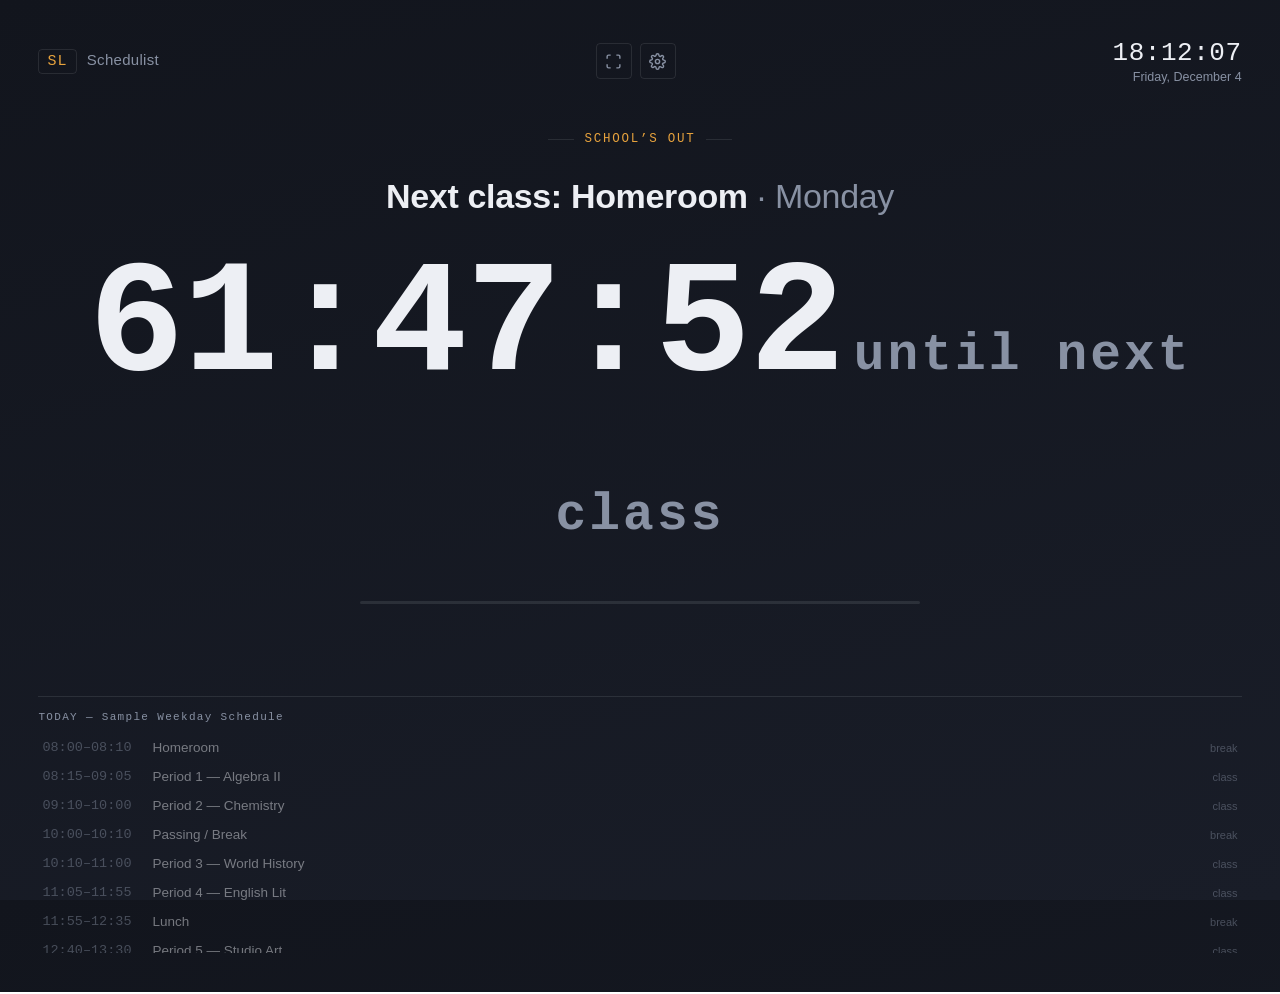
<file: index.html>
<!doctype html>
<html lang="en">
<head>
<meta charset="utf-8">
<meta name="viewport" content="width=device-width, initial-scale=1">
<title>Schedulist</title>
<link rel="stylesheet" href="css/style.css">
</head>
<body class="bg-gradient">
  <div id="bgImageLayer" aria-hidden="true"></div>
  <div id="bgDimLayer" aria-hidden="true"></div>
  <div id="particleCanvasWrap" aria-hidden="true"><canvas id="particleCanvas"></canvas></div>

  <div class="app" id="appRoot">
    <div class="topbar">
      <div class="brand">
        <span class="brand-mark">SL</span>
        <span class="brand-name">Schedulist</span>
      </div>
      <div class="topbar-actions">
        <button class="icon-btn" id="fullscreenBtn" title="Fullscreen / kiosk (f)" aria-label="Toggle fullscreen">
          <svg viewBox="0 0 24 24" fill="none" stroke="currentColor" stroke-width="2"><path d="M8 3H5a2 2 0 0 0-2 2v3M16 3h3a2 2 0 0 1 2 2v3M8 21H5a2 2 0 0 1-2-2v-3M16 21h3a2 2 0 0 0 2-2v-3"/></svg>
        </button>
        <button class="icon-btn" id="settingsBtn" title="Settings (s)" aria-label="Open settings">
          <svg viewBox="0 0 24 24" fill="none" stroke="currentColor" stroke-width="2"><circle cx="12" cy="12" r="3"/><path d="M19.4 15a1.7 1.7 0 0 0 .3 1.9l.1.1a2 2 0 1 1-2.8 2.8l-.1-.1a1.7 1.7 0 0 0-1.9-.3 1.7 1.7 0 0 0-1 1.6V21a2 2 0 1 1-4 0v-.2a1.7 1.7 0 0 0-1-1.5 1.7 1.7 0 0 0-1.9.3l-.1.1a2 2 0 1 1-2.8-2.8l.1-.1a1.7 1.7 0 0 0 .3-1.9 1.7 1.7 0 0 0-1.6-1H3a2 2 0 1 1 0-4h.2a1.7 1.7 0 0 0 1.5-1 1.7 1.7 0 0 0-.3-1.9l-.1-.1a2 2 0 1 1 2.8-2.8l.1.1a1.7 1.7 0 0 0 1.9.3H9a1.7 1.7 0 0 0 1-1.6V3a2 2 0 1 1 4 0v.2a1.7 1.7 0 0 0 1 1.5 1.7 1.7 0 0 0 1.9-.3l.1-.1a2 2 0 1 1 2.8 2.8l-.1.1a1.7 1.7 0 0 0-.3 1.9V9a1.7 1.7 0 0 0 1.6 1H21a2 2 0 1 1 0 4h-.2a1.7 1.7 0 0 0-1.5 1z"/></svg>
        </button>
      </div>
      <div class="clock-block">
        <div class="clock-time" id="clockTime">--:--:--</div>
        <div class="clock-date" id="clockDate">—</div>
      </div>
    </div>

    <div class="board">
      <div class="state-strip" id="stateStrip">LOADING</div>
      <div class="period-name" id="periodName">—</div>
      <div class="countdown-wrap">
        <div class="countdown" id="countdown">--:--</div>
      </div>
      <div class="progress-track"><div class="progress-fill" id="progressFill"></div></div>
      <div class="up-next" id="upNext" style="visibility:hidden;">
        <span class="label">NEXT</span> <span class="name">—</span>
      </div>
    </div>

    <div class="today-strip">
      <div class="today-strip-label">TODAY — <span id="scheduleName">no schedule loaded</span></div>
      <div class="today-rows" id="todayRows"></div>
    </div>
  </div>

  <!-- Settings modal -->
  <div class="modal-backdrop" id="modalBackdrop">
    <div class="modal" role="dialog" aria-modal="true" aria-labelledby="modalTitle">
      <button class="icon-btn modal-close" id="closeModalBtn" aria-label="Close settings">
        <svg viewBox="0 0 24 24" fill="none" stroke="currentColor" stroke-width="2"><path d="M18 6 6 18M6 6l12 12"/></svg>
      </button>
      <h2 id="modalTitle">Settings</h2>
      <p class="sub">Your schedule and theme stay in this browser only.</p>

      <div class="section">
        <h3>SCHEDULE</h3>
        <div class="row"><span class="label">Current</span><span class="hint" id="scheduleStatus">none</span></div>
        <div class="btn-row">
          <button class="btn file-btn small">Upload schedule.json<input type="file" id="scheduleFile" accept=".json,application/json"></button>
          <button class="btn small" id="loadSampleScheduleBtn">Load sample</button>
          <button class="btn small" id="downloadScheduleBtn">Download current</button>
        </div>
        <div class="status-msg" id="scheduleMsg"></div>
      </div>

      <div class="section">
        <h3>THEME</h3>
        <div class="preset-grid" id="presetGrid"></div>
        <div class="btn-row" style="margin-top:10px;">
          <button class="btn file-btn small">Upload theme.json<input type="file" id="themeFile" accept=".json,application/json"></button>
          <button class="btn small" id="openBuilderBtn" type="button">Open Theme Builder ↗</button>
        </div>
        <div class="status-msg" id="themeMsg"></div>
      </div>

      <div class="section">
        <h3>DISPLAY</h3>
        <div class="row"><span class="label">Particles</span>
          <label class="switch"><input type="checkbox" id="toggleParticles"><span class="slider"></span></label>
        </div>
        <div class="row"><span class="label">Tick sound (each second)</span>
          <label class="switch"><input type="checkbox" id="toggleTick"><span class="slider"></span></label>
        </div>
        <div class="row"><span class="label">Class-change sound</span>
          <label class="switch"><input type="checkbox" id="toggleChime"><span class="slider"></span></label>
        </div>
        <div class="row"><span class="label">Desktop notifications</span>
          <button class="btn small" id="notifBtn">Enable</button>
        </div>
        <div class="row"><span class="label">12-hour clock</span>
          <label class="switch"><input type="checkbox" id="toggle12h"><span class="slider"></span></label>
        </div>
        <div class="row"><span class="label">Background music</span>
          <button class="btn small" id="musicBtn" disabled>No music in theme</button>
        </div>
      </div>

      <div class="section">
        <h3>THIS DEVICE</h3>
        <div class="row"><span class="label">Remember schedule &amp; theme here</span>
          <label class="switch"><input type="checkbox" id="togglePersist" checked><span class="slider"></span></label>
        </div>
      </div>
    </div>
  </div>

  <audio id="musicAudio" loop></audio>

  <script src="js/theme.js"></script>
  <script src="js/schedule.js"></script>
  <script src="js/particles.js"></script>
  <script src="js/app.js"></script>
</body>
</html>
</file>
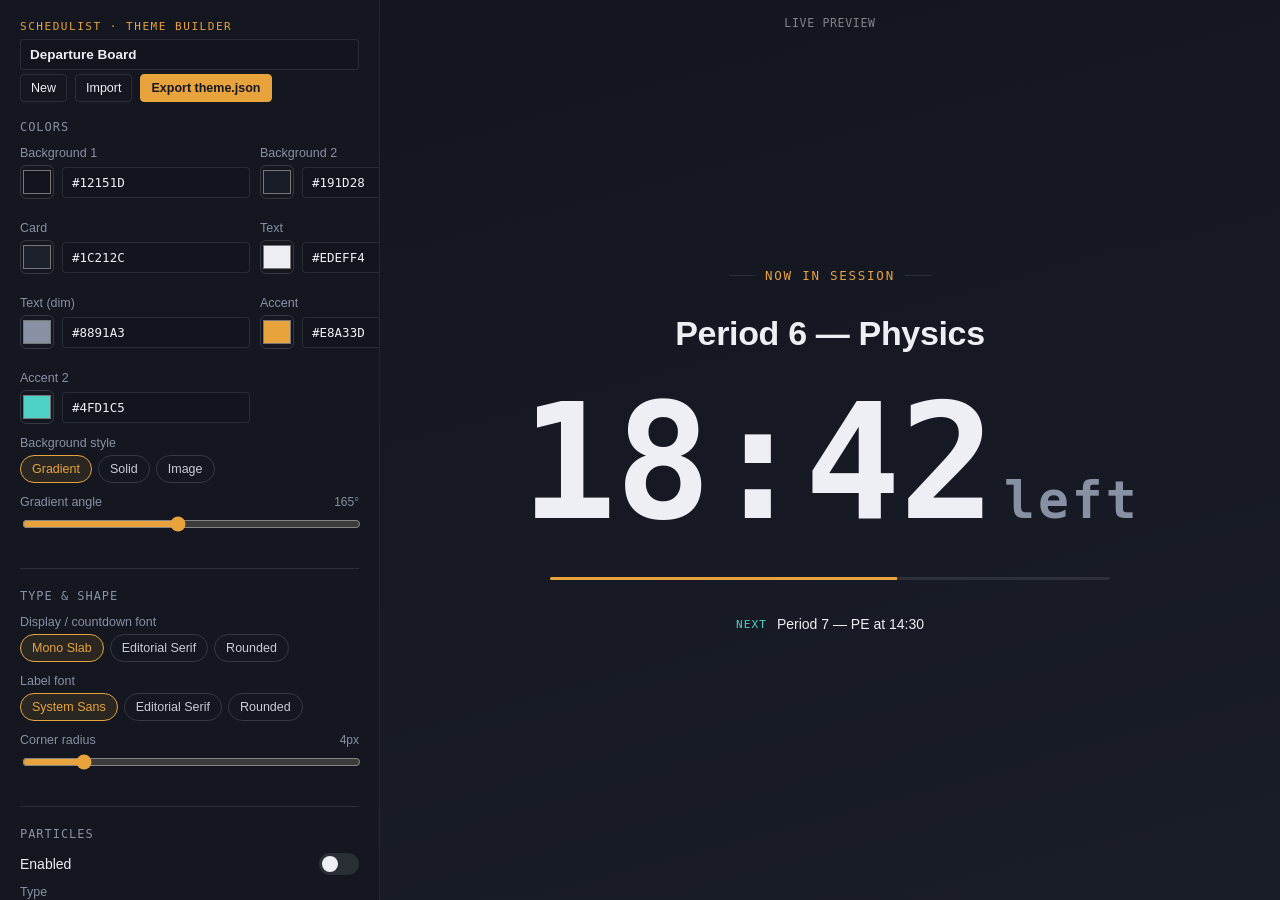
<file: theme-builder.html>
<!doctype html>
<html lang="en">
<head>
<meta charset="utf-8">
<meta name="viewport" content="width=device-width, initial-scale=1">
<title>Schedulist — Theme Builder</title>
<link rel="stylesheet" href="css/style.css">
<link rel="stylesheet" href="css/theme-builder.css">
</head>
<body class="bg-gradient">
<div class="builder">

  <!-- ===== CONTROLS ===== -->
  <div class="controls">
    <div class="controls-header">
      <div class="kicker">SCHEDULIST · THEME BUILDER</div>
      <input type="text" id="themeName" class="theme-name-input" value="Untitled Theme">
      <div class="btn-row">
        <button class="btn small" id="newThemeBtn">New</button>
        <button class="btn file-btn small">Import<input type="file" id="importFile" accept=".json"></button>
        <button class="btn primary small" id="exportBtn">Export theme.json</button>
      </div>
    </div>

    <div class="section">
      <h3>COLORS</h3>
      <div class="two-col">
        <div class="field"><label>Background 1</label><div class="color-field"><input type="color" id="c_bg1"><input type="text" id="c_bg1_hex"></div></div>
        <div class="field"><label>Background 2</label><div class="color-field"><input type="color" id="c_bg2"><input type="text" id="c_bg2_hex"></div></div>
        <div class="field"><label>Card</label><div class="color-field"><input type="color" id="c_card"><input type="text" id="c_card_hex"></div></div>
        <div class="field"><label>Text</label><div class="color-field"><input type="color" id="c_text"><input type="text" id="c_text_hex"></div></div>
        <div class="field"><label>Text (dim)</label><div class="color-field"><input type="color" id="c_textDim"><input type="text" id="c_textDim_hex"></div></div>
        <div class="field"><label>Accent</label><div class="color-field"><input type="color" id="c_accent"><input type="text" id="c_accent_hex"></div></div>
        <div class="field"><label>Accent 2</label><div class="color-field"><input type="color" id="c_accent2"><input type="text" id="c_accent2_hex"></div></div>
      </div>
      <div class="field">
        <label>Background style</label>
        <div class="chip-row" id="bgTypeChips">
          <button class="chip" data-v="gradient">Gradient</button>
          <button class="chip" data-v="solid">Solid</button>
          <button class="chip" data-v="image">Image</button>
        </div>
      </div>
      <div class="field" id="gradAngleField">
        <label>Gradient angle <span class="range-value" id="angleVal">165°</span></label>
        <input type="range" id="bgAngle" min="0" max="360" value="165">
      </div>
      <div class="field" id="bgImageField" style="display:none;">
        <div class="upload-drop" id="bgImageDrop">
          Click or drop a background image
          <input type="file" id="bgImageFile" accept="image/*">
          <img id="bgImageThumb" class="thumb-preview" style="display:none;">
        </div>
        <div class="field" style="margin-top:8px;">
          <label>Dim overlay <span class="range-value" id="dimVal">0%</span></label>
          <input type="range" id="bgDim" min="0" max="80" value="0">
        </div>
      </div>
    </div>

    <div class="section">
      <h3>TYPE &amp; SHAPE</h3>
      <div class="field">
        <label>Display / countdown font</label>
        <div class="chip-row" id="fontDisplayChips">
          <button class="chip" data-v="mono-slab">Mono Slab</button>
          <button class="chip" data-v="serif-editorial">Editorial Serif</button>
          <button class="chip" data-v="rounded-friendly">Rounded</button>
        </div>
      </div>
      <div class="field">
        <label>Label font</label>
        <div class="chip-row" id="fontLabelChips">
          <button class="chip" data-v="system-sans">System Sans</button>
          <button class="chip" data-v="serif-editorial">Editorial Serif</button>
          <button class="chip" data-v="rounded-friendly">Rounded</button>
        </div>
      </div>
      <div class="field">
        <label>Corner radius <span class="range-value" id="radiusVal">4px</span></label>
        <input type="range" id="radius" min="0" max="24" value="4">
      </div>
    </div>

    <div class="section">
      <h3>PARTICLES</h3>
      <div class="row"><span class="label">Enabled</span>
        <label class="switch"><input type="checkbox" id="particlesEnabled"><span class="slider"></span></label>
      </div>
      <div class="field">
        <label>Type</label>
        <div class="chip-row" id="particleTypeChips">
          <button class="chip" data-v="none">None</button>
          <button class="chip" data-v="snow">Snow</button>
          <button class="chip" data-v="stars">Stars</button>
          <button class="chip" data-v="bubbles">Bubbles</button>
          <button class="chip" data-v="embers">Embers</button>
          <button class="chip" data-v="confetti">Confetti</button>
          <button class="chip" data-v="fireflies">Fireflies</button>
        </div>
      </div>
      <div class="two-col">
        <div class="field"><label>Density <span class="range-value" id="densityVal">40</span></label><input type="range" id="particleDensity" min="4" max="150" value="40"></div>
        <div class="field"><label>Speed <span class="range-value" id="speedVal">1.0</span></label><input type="range" id="particleSpeed" min="1" max="30" value="10"></div>
      </div>
    </div>

    <div class="section">
      <h3>TICK ANIMATION</h3>
      <div class="field">
        <label>How the countdown updates each second</label>
        <div class="chip-row" id="tickStyleChips">
          <button class="chip" data-v="none">None</button>
          <button class="chip" data-v="squash">Squash</button>
          <button class="chip" data-v="rotational">Rotational</button>
        </div>
      </div>
      <button class="mini-btn" id="previewTickBtn" type="button">▶ Preview tick</button>
    </div>

    <div class="section">
      <h3>SOUNDS</h3>
      <div class="field">
        <div class="sound-row">
          <span class="name">Tick (per second)</span>
          <label class="switch"><input type="checkbox" id="tickEnabled"><span class="slider"></span></label>
        </div>
        <div class="upload-drop" id="tickDrop">Upload custom tick sound (optional — else synth click)
          <input type="file" id="tickFile" accept="audio/*">
        </div>
        <audio class="mini" id="tickPreview" controls style="display:none;margin-top:6px;"></audio>
      </div>
      <div class="field">
        <div class="sound-row">
          <span class="name">Class-change chime</span>
          <label class="switch"><input type="checkbox" id="chimeEnabled" checked><span class="slider"></span></label>
        </div>
        <div class="upload-drop" id="chimeDrop">Upload custom chime (optional — else synth chime)
          <input type="file" id="chimeFile" accept="audio/*">
        </div>
        <audio class="mini" id="chimePreview" controls style="display:none;margin-top:6px;"></audio>
        <button class="mini-btn" id="previewChimeBtn" style="margin-top:6px;">▶ Preview chime</button>
      </div>
      <div class="field">
        <div class="sound-row">
          <span class="name">Background music</span>
        </div>
        <div class="upload-drop" id="musicDrop">Upload background music loop (optional)
          <input type="file" id="musicFile" accept="audio/*">
        </div>
        <audio class="mini" id="musicPreview" controls style="display:none;margin-top:6px;"></audio>
        <div class="field" style="margin-top:8px;">
          <label>Music volume <span class="range-value" id="volVal">40%</span></label>
          <input type="range" id="musicVolume" min="0" max="100" value="40">
        </div>
      </div>
    </div>

    <div class="section">
      <h3>SAVED IN THIS BROWSER</h3>
      <div class="gallery-list" id="galleryList"></div>
      <div class="btn-row" style="margin-top:10px;">
        <button class="btn small" id="saveGalleryBtn">Save to gallery</button>
      </div>
    </div>

    <div class="section">
      <h3>USE IT</h3>
      <p class="hint" style="line-height:1.5;">Export this theme, then in Schedulist open <strong>Settings → Theme → Upload theme.json</strong> to apply it.</p>
      <a class="btn small" href="index.html" target="_blank">Open Schedulist ↗</a>
    </div>
  </div>

  <!-- ===== PREVIEW ===== -->
  <div class="preview-pane" id="previewPane">
    <div id="bgImageLayer" aria-hidden="true"></div>
    <div id="bgDimLayer" aria-hidden="true"></div>
    <div id="particleCanvasWrap" aria-hidden="true"><canvas id="particleCanvas"></canvas></div>
    <div class="preview-inner">
      <div class="preview-note">LIVE PREVIEW</div>
      <div class="app" style="justify-content:center;">
        <div class="board">
          <div class="state-strip">NOW IN SESSION</div>
          <div class="period-name">Period 6 — Physics</div>
          <div class="countdown-wrap"><div class="countdown" id="previewCountdown">18:42<span class="unit">left</span></div></div>
          <div class="progress-track"><div class="progress-fill" style="width:62%;"></div></div>
          <div class="up-next"><span class="label">NEXT</span> <span class="name">Period 7 — PE at 14:30</span></div>
        </div>
      </div>
    </div>
  </div>
</div>

<script src="js/theme.js"></script>
<script src="js/particles.js"></script>
<script src="js/theme-builder.js"></script>
</body>
</html>
</file>
<file: css/style.css>
:root {
  --c-bg1: #12151D;
  --c-bg2: #191D28;
  --c-card: #1C212C;
  --c-border: rgba(237,239,244,0.10);
  --c-text: #EDEFF4;
  --c-text-dim: #8891A3;
  --c-accent: #E8A33D;
  --c-accent2: #4FD1C5;
  --c-progress-track: rgba(237,239,244,0.10);
  --radius: 4px;
  --font-display: 'JetBrains Mono','Space Mono','SF Mono','Cascadia Code','Roboto Mono',ui-monospace,monospace;
  --font-label: -apple-system,BlinkMacSystemFont,'Segoe UI',Roboto,'Helvetica Neue',Arial,sans-serif;
  --bg-angle: 165deg;
}

* { box-sizing: border-box; }
html, body { height: 100%; }
body {
  margin: 0;
  min-height: 100vh;
  font-family: var(--font-label);
  color: var(--c-text);
  background: var(--c-bg1);
  overflow-x: hidden;
  -webkit-font-smoothing: antialiased;
}
body.bg-gradient { background: linear-gradient(var(--bg-angle), var(--c-bg1), var(--c-bg2)); }
body.bg-solid { background: var(--c-bg1); }

#bgImageLayer {
  position: fixed; inset: 0; z-index: 0;
  background-position: center; background-repeat: no-repeat;
  opacity: 0; transition: opacity .6s ease;
  pointer-events: none;
}
#bgDimLayer {
  position: fixed; inset: 0; z-index: 1;
  background: #000; opacity: 0; pointer-events: none;
  transition: opacity .4s ease;
}
#particleCanvasWrap {
  position: fixed; inset: 0; z-index: 2; pointer-events: none;
}
#particleCanvas { display: block; width: 100%; height: 100%; }

a { color: inherit; }

.app {
  position: relative; z-index: 3;
  min-height: 100vh;
  display: flex; flex-direction: column;
  padding: clamp(16px, 3vw, 40px);
}

/* ---------- Top bar ---------- */
.topbar {
  display: flex; align-items: center; justify-content: space-between;
  gap: 16px; margin-bottom: clamp(24px, 4vw, 48px);
}
.brand { display: flex; align-items: baseline; gap: 10px; }
.brand-mark {
  font-family: var(--font-display);
  font-size: 15px; letter-spacing: 0.08em;
  color: var(--c-accent); border: 1px solid var(--c-border);
  border-radius: var(--radius); padding: 3px 8px;
}
.brand-name { font-size: 15px; color: var(--c-text-dim); letter-spacing: 0.02em; }
.clock-block { text-align: right; }
.clock-time {
  font-family: var(--font-display); font-size: clamp(18px, 2.4vw, 26px);
  letter-spacing: 0.02em; font-variant-numeric: tabular-nums;
}
.clock-date { font-size: 12.5px; color: var(--c-text-dim); margin-top: 2px; }

.topbar-actions { display: flex; gap: 8px; align-items: center; }
.icon-btn {
  background: transparent; border: 1px solid var(--c-border); color: var(--c-text-dim);
  width: 36px; height: 36px; border-radius: var(--radius);
  display: flex; align-items: center; justify-content: center;
  cursor: pointer; transition: border-color .15s ease, color .15s ease;
}
.icon-btn:hover { color: var(--c-text); border-color: var(--c-accent); }
.icon-btn svg { width: 17px; height: 17px; }

/* ---------- Main status board ---------- */
.board {
  flex: 1; display: flex; flex-direction: column; align-items: center;
  justify-content: center; gap: clamp(18px, 3vw, 30px);
  text-align: center;
}
.state-strip {
  display: flex; align-items: center; gap: 10px;
  font-family: var(--font-display); font-size: 12.5px; letter-spacing: 0.14em;
  color: var(--c-accent);
}
.state-strip::before, .state-strip::after {
  content: ''; width: 26px; height: 1px; background: var(--c-border);
}
.period-name {
  font-size: clamp(20px, 3.4vw, 34px); font-weight: 600; letter-spacing: -0.01em;
  max-width: 900px; line-height: 1.2;
}
.period-name .dim { color: var(--c-text-dim); font-weight: 400; }

.countdown-wrap { position: relative; display: inline-block; }
.countdown {
  font-family: var(--font-display); font-variant-numeric: tabular-nums;
  font-size: clamp(64px, 14vw, 160px); font-weight: 700; letter-spacing: -0.01em;
  line-height: 1; color: var(--c-text);
}
.countdown .unit { font-size: 0.32em; color: var(--c-text-dim); margin-left: 10px; letter-spacing: 0.06em; }
.countdown.flip { animation: flip 0.28s ease; }
@keyframes flip {
  0% { transform: scaleY(1); }
  45% { transform: scaleY(0.28); opacity: .55; }
  100% { transform: scaleY(1); opacity: 1; }
}
@media (prefers-reduced-motion: reduce) { .countdown.flip { animation: none; } }

.progress-track {
  width: min(560px, 80vw); height: 3px; background: var(--c-progress-track);
  border-radius: 2px; overflow: hidden; margin-top: 4px;
}
.progress-fill { height: 100%; background: var(--c-accent); width: 0%; transition: width 1s linear; }

.up-next {
  display: flex; align-items: center; gap: 10px; color: var(--c-text-dim);
  font-size: 14px; margin-top: 6px;
}
.up-next .label { font-family: var(--font-display); font-size: 11px; letter-spacing: 0.1em; color: var(--c-accent2); }
.up-next .name { color: var(--c-text); }

/* ---------- Today strip (bottom timetable) ---------- */
.today-strip {
  margin-top: clamp(24px, 4vw, 40px);
  border-top: 1px solid var(--c-border);
  padding-top: 14px;
}
.today-strip-label {
  font-family: var(--font-display); font-size: 11px; letter-spacing: 0.12em;
  color: var(--c-text-dim); margin-bottom: 10px;
}
.today-rows { display: flex; flex-direction: column; gap: 0; max-height: 220px; overflow-y: auto; }
.today-row {
  display: grid; grid-template-columns: 96px 1fr auto; gap: 14px;
  align-items: center; padding: 7px 4px; border-radius: var(--radius);
  font-size: 13.5px; color: var(--c-text-dim);
}
.today-row .t { font-family: var(--font-display); font-variant-numeric: tabular-nums; }
.today-row .n { color: var(--c-text); text-align: left; }
.today-row .k { font-size: 11px; text-transform: lowercase; color: var(--c-text-dim); }
.today-row.current { background: rgba(232,163,61,0.08); color: var(--c-text); }
.today-row.current .t { color: var(--c-accent); }
.today-row.done { opacity: 0.45; }

.today-strip::-webkit-scrollbar { width: 6px; }
.today-strip *::-webkit-scrollbar { width: 6px; }
.today-rows::-webkit-scrollbar-thumb { background: var(--c-border); border-radius: 3px; }

/* ---------- Modal (settings) ---------- */
.modal-backdrop {
  position: fixed; inset: 0; background: rgba(6,7,10,0.6); backdrop-filter: blur(3px);
  z-index: 10; display: flex; align-items: center; justify-content: center;
  padding: 20px; opacity: 0; pointer-events: none; transition: opacity .18s ease;
}
.modal-backdrop.open { opacity: 1; pointer-events: auto; }
.modal {
  background: var(--c-card); border: 1px solid var(--c-border); border-radius: calc(var(--radius) + 4px);
  width: min(520px, 100%); max-height: 86vh; overflow-y: auto;
  padding: 22px 22px 26px;
}
.modal h2 { margin: 0 0 4px; font-size: 17px; }
.modal .sub { color: var(--c-text-dim); font-size: 13px; margin: 0 0 20px; }
.section { margin-bottom: 20px; padding-bottom: 20px; border-bottom: 1px solid var(--c-border); }
.section:last-of-type { border-bottom: none; margin-bottom: 4px; padding-bottom: 0; }
.section h3 { font-size: 12px; letter-spacing: 0.08em; color: var(--c-text-dim); margin: 0 0 12px; font-family: var(--font-display); font-weight: 500; }
.row { display: flex; align-items: center; justify-content: space-between; gap: 12px; margin-bottom: 10px; }
.row:last-child { margin-bottom: 0; }
.row .label { font-size: 14px; }
.row .hint { font-size: 12px; color: var(--c-text-dim); margin-top: 2px; }

.btn {
  font-family: var(--font-label); font-size: 13.5px; padding: 8px 14px;
  border-radius: var(--radius); border: 1px solid var(--c-border);
  background: transparent; color: var(--c-text); cursor: pointer;
  transition: border-color .15s ease, background .15s ease;
}
.btn:hover { border-color: var(--c-accent); }
.btn.primary { background: var(--c-accent); color: #14171F; border-color: var(--c-accent); font-weight: 600; }
.btn.primary:hover { filter: brightness(1.08); }
.btn.small { padding: 6px 10px; font-size: 12.5px; }
.btn-row { display: flex; gap: 8px; flex-wrap: wrap; }

.file-btn { position: relative; overflow: hidden; }
.file-btn input[type=file] { position: absolute; inset: 0; opacity: 0; cursor: pointer; }

.switch { position: relative; width: 40px; height: 22px; flex-shrink: 0; }
.switch input { opacity: 0; width: 0; height: 0; }
.slider {
  position: absolute; inset: 0; background: var(--c-border); border-radius: 22px;
  cursor: pointer; transition: background .15s ease;
}
.slider::before {
  content: ''; position: absolute; width: 16px; height: 16px; left: 3px; top: 3px;
  background: var(--c-text); border-radius: 50%; transition: transform .15s ease;
}
.switch input:checked + .slider { background: var(--c-accent); }
.switch input:checked + .slider::before { transform: translateX(18px); background: #14171F; }

select, input[type=text] {
  font-family: var(--font-label); background: var(--c-bg1); color: var(--c-text);
  border: 1px solid var(--c-border); border-radius: var(--radius); padding: 7px 9px; font-size: 13.5px;
}

.preset-grid { display: grid; grid-template-columns: repeat(2, 1fr); gap: 8px; }
.preset-swatch {
  border: 1px solid var(--c-border); border-radius: var(--radius); padding: 10px;
  cursor: pointer; text-align: left; background: none;
}
.preset-swatch:hover { border-color: var(--c-accent); }
.preset-swatch.active { border-color: var(--c-accent); box-shadow: 0 0 0 1px var(--c-accent); }
.preset-dots { display: flex; gap: 4px; margin-bottom: 8px; }
.preset-dots span { width: 12px; height: 12px; border-radius: 3px; display: inline-block; }
.preset-swatch .pname { font-size: 12.5px; color: var(--c-text); }

.modal-close { float: right; }

.status-msg { font-size: 12.5px; color: var(--c-accent2); margin-top: 8px; min-height: 16px; }
.status-msg.err { color: #FF7A7A; }

.kiosk .topbar, .kiosk .today-strip { display: none; }
.kiosk .board { gap: clamp(24px, 4vw, 46px); }

@media (max-width: 560px) {
  .today-row { grid-template-columns: 78px 1fr; }
  .today-row .k { display: none; }
  .clock-date { display: none; }
  .brand-name { display: none; }
}

.visually-hidden {
  position: absolute; width: 1px; height: 1px; overflow: hidden;
  clip: rect(0,0,0,0); white-space: nowrap;
}

:focus-visible { outline: 2px solid var(--c-accent2); outline-offset: 2px; }
</file>
<file: css/theme-builder.css>
body { background: #0D0F14; }

.builder {
  display: grid;
  grid-template-columns: 380px 1fr;
  min-height: 100vh;
}
@media (max-width: 900px) {
  .builder { grid-template-columns: 1fr; }
}

.controls {
  background: #14171F;
  border-right: 1px solid rgba(237,239,244,0.08);
  padding: 20px 20px 60px;
  overflow-y: auto;
  max-height: 100vh;
}
.controls-header { margin-bottom: 18px; }
.controls-header .kicker {
  font-family: var(--font-display, monospace); font-size: 11px; letter-spacing: 0.14em;
  color: #E8A33D; margin-bottom: 6px;
}
.theme-name-input {
  width: 100%; font-size: 18px; font-weight: 600; background: transparent;
  border: none; border-bottom: 1px solid rgba(237,239,244,0.15); color: #EDEFF4;
  padding: 4px 0 8px; margin-bottom: 4px;
}
.theme-name-input:focus { outline: none; border-color: #E8A33D; }

.field { margin-bottom: 12px; }
.field label { display: block; font-size: 12.5px; color: #8891A3; margin-bottom: 5px; }
.field-row { display: flex; gap: 10px; align-items: center; }
.color-field { display: flex; align-items: center; gap: 8px; }
.color-field input[type=color] {
  width: 34px; height: 34px; padding: 0; border: 1px solid rgba(237,239,244,0.15);
  border-radius: 6px; background: none; cursor: pointer;
}
.color-field input[type=text] { flex: 1; font-family: var(--font-display, monospace); font-size: 12.5px; }

.two-col { display: grid; grid-template-columns: 1fr 1fr; gap: 10px; }

input[type=range] { width: 100%; accent-color: #E8A33D; }
.range-value { font-size: 12px; color: #8891A3; float: right; }

.chip-row { display: flex; flex-wrap: wrap; gap: 6px; }
.chip {
  font-size: 12.5px; padding: 6px 11px; border-radius: 20px; cursor: pointer;
  border: 1px solid rgba(237,239,244,0.15); color: #C7CCD8; background: none;
}
.chip.active { border-color: #E8A33D; color: #E8A33D; background: rgba(232,163,61,0.1); }

.sound-row { display: flex; align-items: center; gap: 8px; margin-bottom: 8px; }
.sound-row .name { flex: 1; font-size: 13px; color: #C7CCD8; }
audio.mini { height: 30px; max-width: 150px; }

.gallery-list { display: flex; flex-direction: column; gap: 6px; max-height: 160px; overflow-y: auto; }
.gallery-item {
  display: flex; align-items: center; justify-content: space-between;
  padding: 7px 9px; border: 1px solid rgba(237,239,244,0.1); border-radius: 6px; font-size: 13px;
}
.gallery-item button { background: none; border: none; color: #8891A3; cursor: pointer; font-size: 12px; }
.gallery-item button:hover { color: #FF7A7A; }

/* ---- Preview pane ---- */
.preview-pane {
  position: relative; overflow: hidden;
  display: flex; align-items: center; justify-content: center;
}
.preview-inner { width: 100%; height: 100%; position: relative; }
.preview-note {
  position: absolute; top: 16px; left: 50%; transform: translateX(-50%);
  font-size: 11.5px; color: rgba(237,239,244,0.5); letter-spacing: 0.06em;
  font-family: var(--font-display, monospace); z-index: 5;
}

.upload-drop {
  border: 1px dashed rgba(237,239,244,0.2); border-radius: 8px; padding: 14px;
  text-align: center; font-size: 12.5px; color: #8891A3; cursor: pointer;
  position: relative; overflow: hidden;
}
.upload-drop input { position: absolute; inset: 0; opacity: 0; cursor: pointer; }
.upload-drop.has-file { border-style: solid; border-color: #4FD1C5; color: #EDEFF4; }
.thumb-preview { max-width: 100%; max-height: 90px; border-radius: 6px; margin-top: 8px; }

.mini-btn { background:none; border:1px solid rgba(237,239,244,0.15); color:#8891A3; border-radius:6px; font-size:12px; padding:4px 8px; cursor:pointer; }
.mini-btn:hover { color:#EDEFF4; border-color:#E8A33D; }
</file>
